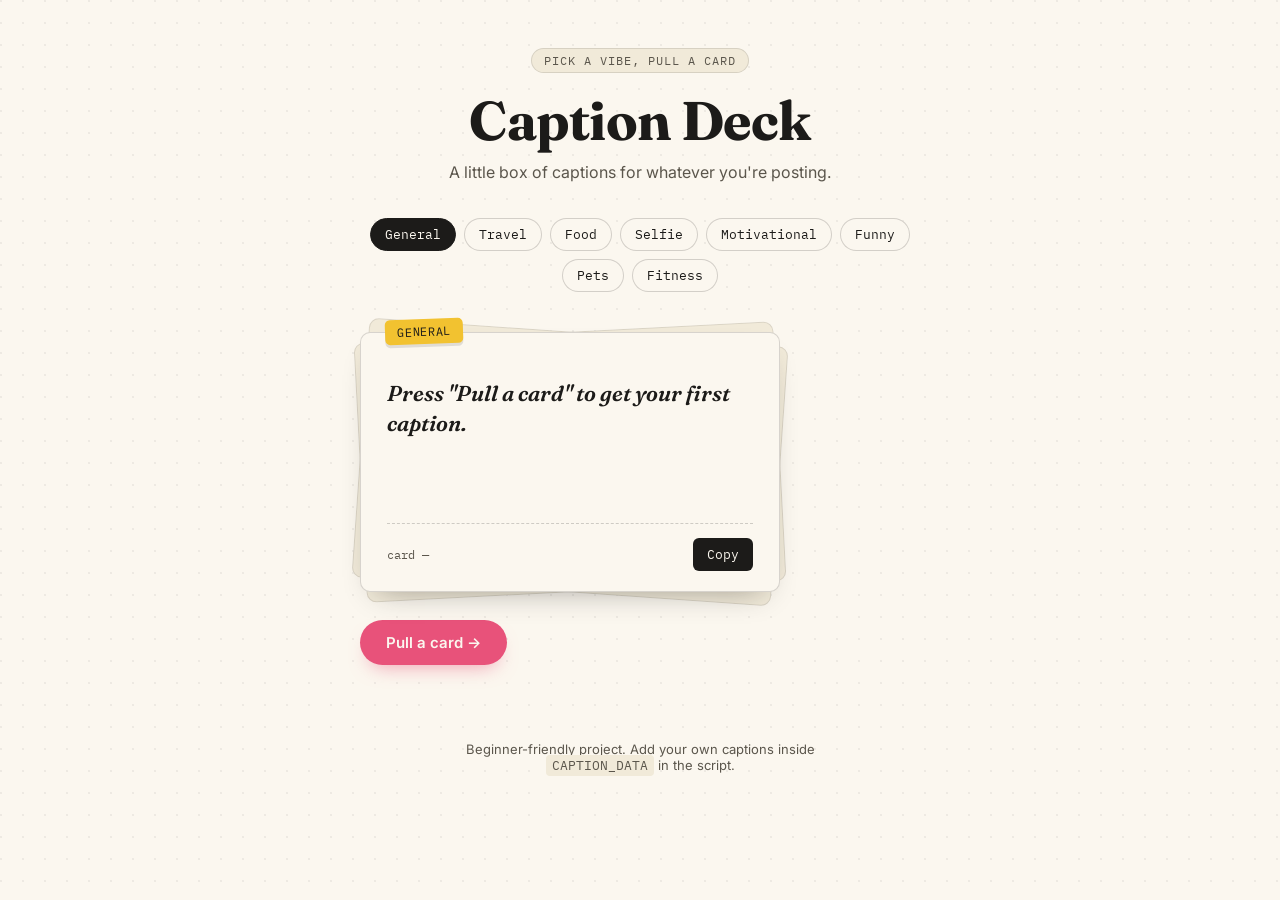
<file: index.html>
<!DOCTYPE html>
<html lang="en">
<head>
<meta charset="UTF-8" />
<meta name="viewport" content="width=device-width, initial-scale=1.0" />
<title>Caption Deck</title>
<link href="https://fonts.googleapis.com/css2?family=Fraunces:ital,wght@0,600;0,700;1,600&family=Inter:wght@400;500;600&family=IBM+Plex+Mono:wght@500&display=swap" rel="stylesheet">
<style>
:root{--paper:#fbf7ef;--paper-dim:#f1ead9;--ink:#1c1b19;--ink-soft:#5b564c;--yellow:#f2c230;--pink:#e8527a;--teal:#2e8b7e;}
*{box-sizing:border-box;margin:0;padding:0;}
body{min-height:100vh;background:#fbf7ef;background-image:radial-gradient(circle at 1px 1px,rgba(28,27,25,0.06) 1px,transparent 0);background-size:22px 22px;font-family:"Inter",system-ui,sans-serif;display:flex;flex-direction:column;align-items:center;padding:48px 20px 32px;color:#1c1b19;}
.site-header{text-align:center;max-width:520px;margin-bottom:36px;}
.eyebrow{display:inline-block;font-family:"IBM Plex Mono",monospace;font-size:12px;letter-spacing:0.08em;text-transform:uppercase;color:#5b564c;background:#f1ead9;border:1px solid rgba(28,27,25,0.12);border-radius:999px;padding:4px 12px;margin-bottom:14px;}
h1{font-family:"Fraunces",serif;font-weight:700;font-size:clamp(2.4rem,6vw,3.4rem);margin-bottom:8px;letter-spacing:-0.01em;}
.subhead{color:#5b564c;font-size:1rem;}
.category-row{display:flex;flex-wrap:wrap;justify-content:center;gap:8px;max-width:560px;margin-bottom:40px;}
.chip{font-family:"IBM Plex Mono",monospace;font-size:13px;border:1px solid rgba(28,27,25,0.18);background:#fbf7ef;color:#1c1b19;padding:7px 14px;border-radius:999px;cursor:pointer;transition:transform 0.15s ease,background 0.15s ease;}
.chip:hover{transform:translateY(-1px);}
.chip.active{background:#1c1b19;color:#fbf7ef;border-color:#1c1b19;}
.card-stack{position:relative;width:min(92vw,420px);margin-bottom:28px;}
.ghost-card{position:absolute;inset:0;background:#f1ead9;border:1px solid rgba(28,27,25,0.1);border-radius:10px;}
.ghost-card--back{transform:rotate(4deg);}
.ghost-card--mid{transform:rotate(-3deg);}
.card{position:relative;background:#fbf7ef;border:1px solid rgba(28,27,25,0.16);border-radius:10px;box-shadow:0 14px 30px -18px rgba(28,27,25,0.45);padding:34px 26px 20px;min-height:260px;display:flex;flex-direction:column;}
.card.flip{animation:flip-in 0.4s ease;}
@keyframes flip-in{0%{transform:rotateX(90deg);opacity:0;}100%{transform:rotateX(0deg);opacity:1;}}
.card-tab{position:absolute;top:-14px;left:24px;background:#f2c230;color:#1c1b19;font-family:"IBM Plex Mono",monospace;font-size:12px;text-transform:uppercase;letter-spacing:0.06em;padding:5px 12px;border-radius:5px;transform:rotate(-2deg);box-shadow:0 3px 0 rgba(28,27,25,0.12);}
.card-caption{font-family:"Fraunces",serif;font-style:italic;font-weight:600;font-size:1.35rem;line-height:1.4;margin:12px 0 20px;flex-grow:1;}
.card-hashtags{display:flex;flex-wrap:wrap;gap:6px;margin-bottom:18px;}
.hashtag{font-family:"IBM Plex Mono",monospace;font-size:12px;color:#2e8b7e;background:rgba(46,139,126,0.1);border:1px solid rgba(46,139,126,0.25);padding:3px 9px;border-radius:6px;}
.card-footer{display:flex;align-items:center;justify-content:space-between;border-top:1px dashed rgba(28,27,25,0.2);padding-top:14px;}
.card-index{font-family:"IBM Plex Mono",monospace;font-size:12px;color:#5b564c;}
.copy-btn{font-family:"IBM Plex Mono",monospace;font-size:13px;background:#1c1b19;color:#fbf7ef;border:none;border-radius:6px;padding:8px 14px;cursor:pointer;transition:background 0.15s ease,transform 0.15s ease;}
.copy-btn:hover{background:#e8527a;}
.copy-btn:active{transform:scale(0.96);}
.pull-btn{font-family:"Inter",system-ui,sans-serif;font-weight:600;font-size:15px;background:#e8527a;color:#fbf7ef;border:none;padding:13px 26px;border-radius:999px;cursor:pointer;box-shadow:0 10px 20px -10px rgba(232,82,122,0.6);transition:transform 0.15s ease,box-shadow 0.15s ease;}
.pull-btn:hover{transform:translateY(-2px);}
.pull-btn:active{transform:translateY(0);}
.toast{margin-top:14px;min-height:18px;font-family:"IBM Plex Mono",monospace;font-size:12px;color:#2e8b7e;opacity:0;transition:opacity 0.25s ease;}
.toast.show{opacity:1;}
.site-footer{margin-top:44px;text-align:center;font-size:13px;color:#5b564c;max-width:420px;}
.site-footer code{font-family:"IBM Plex Mono",monospace;background:#f1ead9;padding:2px 6px;border-radius:4px;}
@media(max-width:480px){.card{padding:28px 18px 16px;}.card-caption{font-size:1.15rem;}}
</style>
</head>
<body>
<header class="site-header">
  <span class="eyebrow">pick a vibe, pull a card</span>
  <h1>Caption Deck</h1>
  <p class="subhead">A little box of captions for whatever you're posting.</p>
</header>
<main>
  <div class="category-row" id="categoryRow"></div>
  <div class="card-stack">
    <div class="ghost-card ghost-card--back"></div>
    <div class="ghost-card ghost-card--mid"></div>
    <section class="card" id="card">
      <div class="card-tab" id="cardTab">general</div>
      <p class="card-caption" id="captionText">Press "Pull a card" to get your first caption.</p>
      <div class="card-hashtags" id="hashtagRow"></div>
      <div class="card-footer">
        <span class="card-index" id="cardIndex">card —</span>
        <button class="copy-btn" id="copyBtn" type="button">Copy</button>
      </div>
    </section>
  </div>
  <button class="pull-btn" id="pullBtn" type="button">Pull a card →</button>
  <p class="toast" id="toast"></p>
</main>
<footer class="site-footer">
  <p>Beginner-friendly project. Add your own captions inside <code>CAPTION_DATA</code> in the script.</p>
</footer>
<script>
const CAPTION_DATA={general:{label:"General",hashtags:["#goodvibes","#todayswin","#justpost","#momentmade"],captions:["Not perfect, just posted.","This is your sign to hit share.","Small moment, main character energy.","Living for the little things.","Filed under: worth remembering."]},travel:{label:"Travel",hashtags:["#wanderlust","#passportstamps","#newplace","#roadtrip"],captions:["Left my routine at the gate.","Somewhere new, same old me — slightly sunburnt.","Collecting places, not things.","Map says one thing, my feet say another.","Currently allergic to my own timezone."]},food:{label:"Food",hashtags:["#foodie","#homecooked","#eatwell","#kitchenwin"],captions:["Ate this before it could get cold. No regrets.","Recipe: follow instructions, then improvise wildly.","10/10, would eat again immediately.","Cooking is just chemistry you get to eat.","This plate is doing a lot of emotional labor today."]},selfie:{label:"Selfie",hashtags:["#justme","#nofilter","#selfcare","#ootd"],captions:["New angle, same chaos.","Confidence: rented, not owned. Wearing it anyway.","Proof I left the house today.","Lighting was good so I had to.","One (1) picture that doesn't look weird. Posting immediately."]},motivational:{label:"Motivational",hashtags:["#keepgoing","#growth","#mindset","#progress"],captions:["Small steps still count as moving.","Doing it scared beats not doing it at all.","Progress, not perfection — framed and hung on the wall.","The version of you a year ago would be proud.","Bet on yourself. The odds are better than you think."]},funny:{label:"Funny",hashtags:["#lol","#relatable","#send","#itwasajoke"],captions:["Personality: 90% snacks, 10% overthinking.","I peaked at this exact moment.","Running on caffeine and spite today.","This post has no plot, just vibes.","Emotionally I am a golden retriever that saw a squirrel."]},pets:{label:"Pets",hashtags:["#petsofinstagram","#goodboy","#catsofinstagram","#furbaby"],captions:["My tiny roommate pays rent in chaos and love.","Officially owned by this creature now.","Zero productivity, infinite cuteness.","Best decision I never regret making.","This one's the real main character of the house."]},fitness:{label:"Fitness",hashtags:["#fitnessjourney","#trainhard","#nodaysoff","#pr"],captions:["Showed up when the couch made a better offer.","New personal record, old amount of soreness.","One more rep than yesterday. That's the whole plan.","Sweat now, brag later.","Consistency over intensity, every single time."]}};
let currentCategory="general",lastIndex=-1;
const categoryRow=document.getElementById("categoryRow"),card=document.getElementById("card"),cardTab=document.getElementById("cardTab"),captionText=document.getElementById("captionText"),hashtagRow=document.getElementById("hashtagRow"),cardIndex=document.getElementById("cardIndex"),pullBtn=document.getElementById("pullBtn"),copyBtn=document.getElementById("copyBtn"),toast=document.getElementById("toast");
function renderChips(){Object.keys(CAPTION_DATA).forEach(key=>{const btn=document.createElement("button");btn.type="button";btn.className="chip"+(key===currentCategory?" active":"");btn.textContent=CAPTION_DATA[key].label;btn.dataset.category=key;btn.addEventListener("click",()=>{currentCategory=key;lastIndex=-1;document.querySelectorAll(".chip").forEach(c=>c.classList.toggle("active",c.dataset.category===key));pullCard();});categoryRow.appendChild(btn);});}
function pullCard(){const data=CAPTION_DATA[currentCategory];let i;do{i=Math.floor(Math.random()*data.captions.length);}while(i===lastIndex&&data.captions.length>1);lastIndex=i;cardTab.textContent=data.label.toLowerCase();captionText.textContent=data.captions[i];cardIndex.textContent=`card ${i+1} of ${data.captions.length}`;hashtagRow.innerHTML="";[...data.hashtags].sort(()=>Math.random()-0.5).slice(0,3).forEach(tag=>{const s=document.createElement("span");s.className="hashtag";s.textContent=tag;hashtagRow.appendChild(s);});card.classList.remove("flip");void card.offsetWidth;card.classList.add("flip");hideToast();}
async function copyCard(){const tags=Array.from(hashtagRow.children).map(e=>e.textContent).join(" ");try{await navigator.clipboard.writeText(captionText.textContent+"\n\n"+tags);showToast("Copied to clipboard ✓");}catch{showToast("Select the text and copy manually.");}}
function showToast(msg){toast.textContent=msg;toast.classList.add("show");clearTimeout(showToast._t);showToast._t=setTimeout(hideToast,2200);}
function hideToast(){toast.classList.remove("show");}
pullBtn.addEventListener("click",pullCard);
copyBtn.addEventListener("click",copyCard);
renderChips();
</script>
</body>
</html>
</file>
